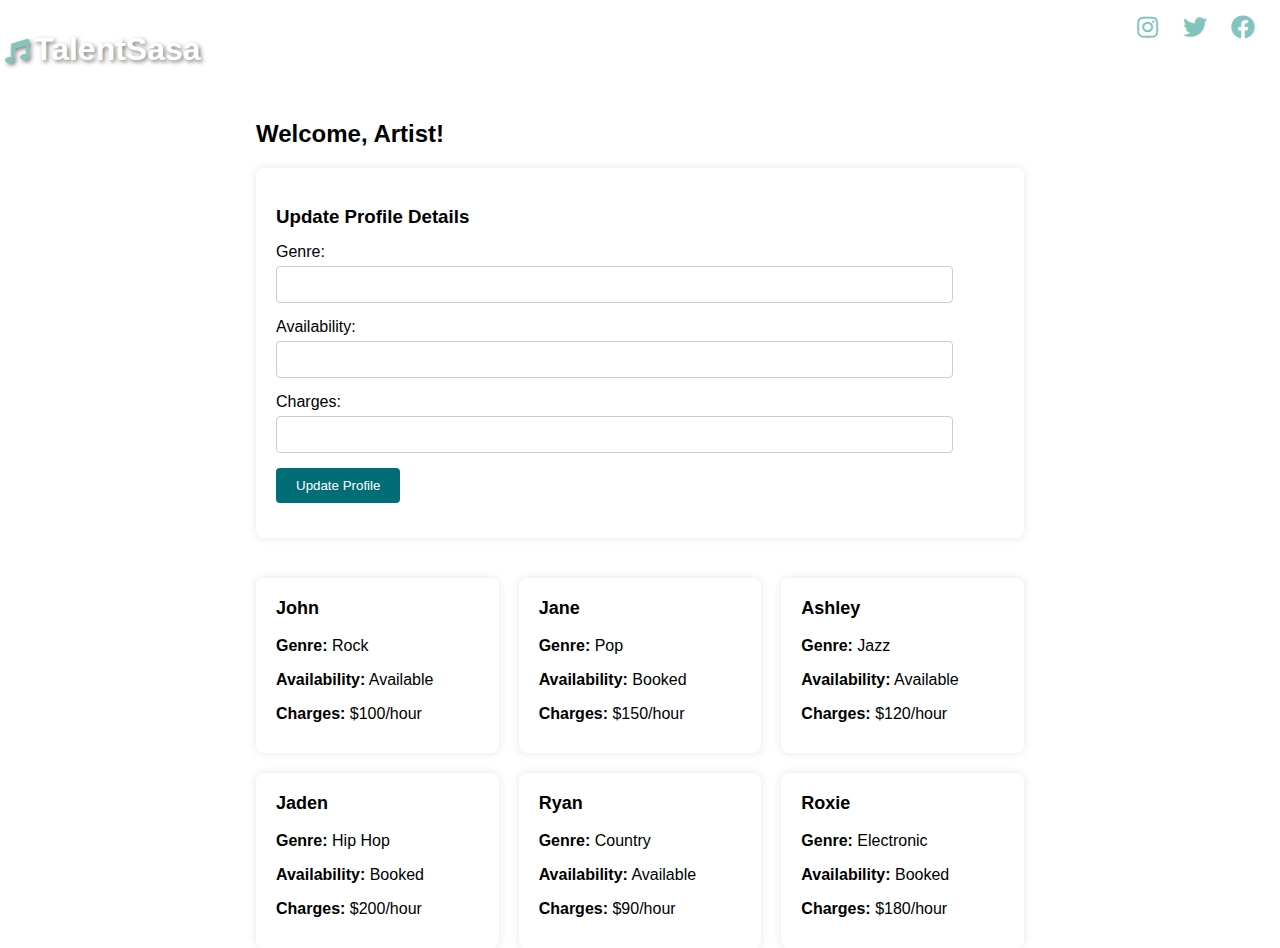
<file: artist.html>
<!DOCTYPE html>
<html lang="en">
  <head>
    <meta charset="UTF-8" />
    <meta name="viewport" content="width=device-width, initial-scale=1.0" />
    <title>Talent Hub - Artist Dashboard</title>
    <link rel="stylesheet" href="artist.css" />
    <link
      rel="stylesheet"
      href="https://cdnjs.cloudflare.com/ajax/libs/font-awesome/5.15.4/css/all.min.css"
    />
  </head>
  <body>
    <header>
      <div class="title">
        <h1>
          <i class="fas fa-music"></i>Talent<span class="color">Sasa</span>
        </h1>
      </div>
      <nav>
        <div class="container">
          <ul></ul>
        </div>
      </nav>
      <div class="social-icons">
        <a href="#" class="social-icon"><i class="fab fa-instagram"></i></a>
        <a href="#" class="social-icon"><i class="fab fa-twitter"></i></a>
        <a href="#" class="social-icon"><i class="fab fa-facebook"></i></a>
      </div>
    </header>
    <main class="container">
      <h2>Welcome, Artist!</h2>
      <div class="profile-form">
        <h3>Update Profile Details</h3>
        <form action="save_profile.php" method="POST">
          <div class="input-group">
            <label for="genre">Genre:</label>
            <input type="text" id="genre" name="genre" required />
          </div>
          <div class="input-group">
            <label for="availability">Availability:</label>
            <input type="text" id="availability" name="availability" required />
          </div>
          <div class="input-group">
            <label for="charges">Charges:</label>
            <input
              type="number"
              id="charges"
              name="charges"
              min="0"
              step="any"
              required
            />
          </div>
          <div class="input-group">
            <button type="submit" class="btn">Update Profile</button>
          </div>
        </form>
      </div>
      <!--<div class="post-content">
        <h3>Post Content</h3>
        <form action="#" method="POST">
          <div class="input-group">
            <label for="content">Content:</label>
            <textarea id="content" name="content" rows="5" required></textarea>
          </div>
          <div class="input-group">
            <button type="submit" class="btn">Post</button>
          </div>
        </form>
      </div>-->
      <div class="artist-profiles">
        <div class="profile-card">
          <h3>John</h3>
          <p><strong>Genre:</strong> Rock</p>
          <p><strong>Availability:</strong> Available</p>
          <p><strong>Charges:</strong> $100/hour</p>
        </div>

        <div class="profile-card">
          <h3>Jane</h3>
          <p><strong>Genre:</strong> Pop</p>
          <p><strong>Availability:</strong> Booked</p>
          <p><strong>Charges:</strong> $150/hour</p>
        </div>

        <div class="profile-card">
          <h3>Ashley</h3>
          <p><strong>Genre:</strong> Jazz</p>
          <p><strong>Availability:</strong> Available</p>
          <p><strong>Charges:</strong> $120/hour</p>
        </div>

        <div class="profile-card">
          <h3>Jaden</h3>
          <p><strong>Genre:</strong> Hip Hop</p>
          <p><strong>Availability:</strong> Booked</p>
          <p><strong>Charges:</strong> $200/hour</p>
        </div>

        <div class="profile-card">
          <h3>Ryan</h3>
          <p><strong>Genre:</strong> Country</p>
          <p><strong>Availability:</strong> Available</p>
          <p><strong>Charges:</strong> $90/hour</p>
        </div>

        <div class="profile-card">
          <h3>Roxie</h3>
          <p><strong>Genre:</strong> Electronic</p>
          <p><strong>Availability:</strong> Booked</p>
          <p><strong>Charges:</strong> $180/hour</p>
        </div>
      </div>
    </main>
  </body>
</html>
</file>
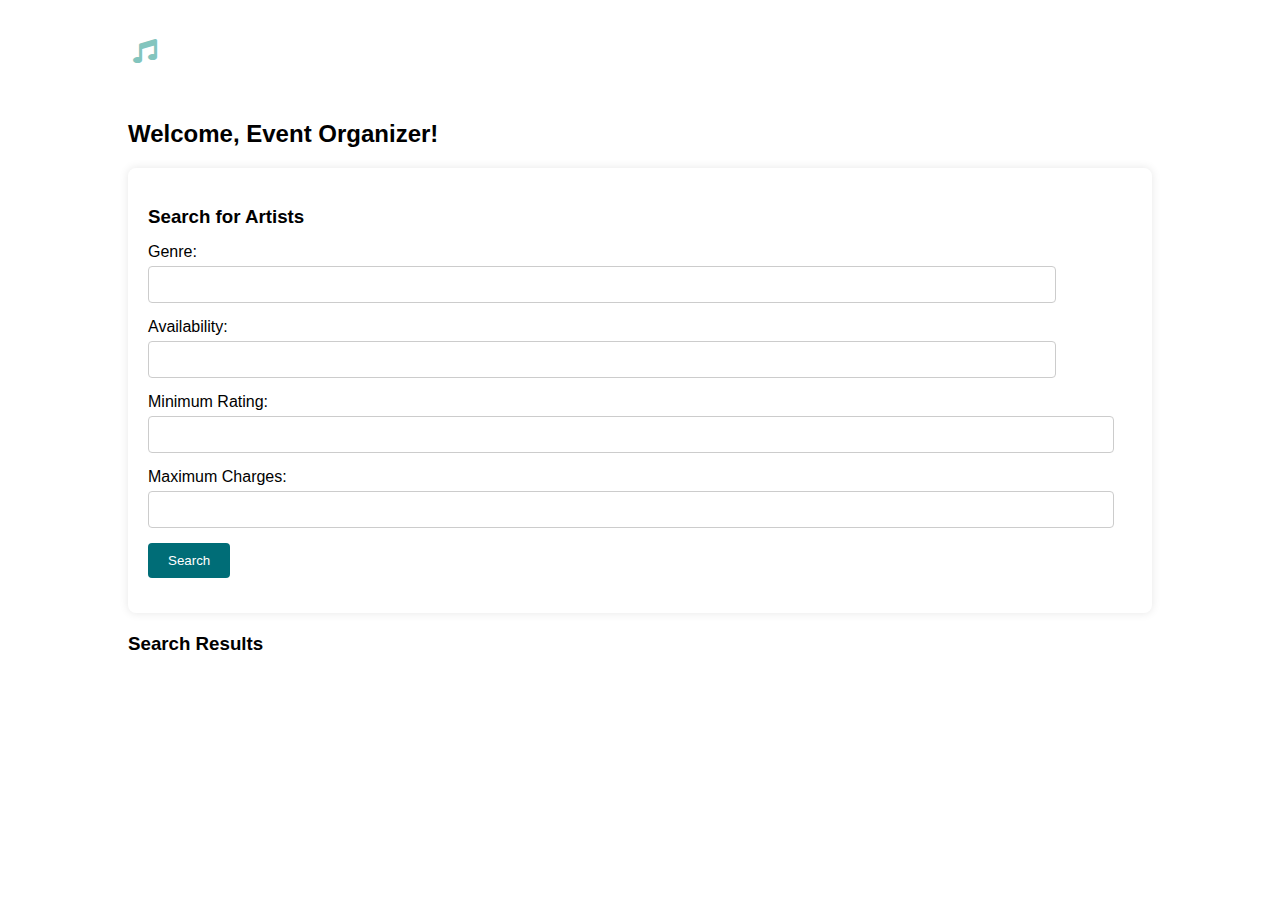
<file: event.html>
<!DOCTYPE html>
<html lang="en">
  <head>
    <meta charset="UTF-8" />
    <meta name="viewport" content="width=device-width, initial-scale=1.0" />
    <title>Talent Hub - Event Organizer Dashboard</title>
    <link rel="stylesheet" href="event.css" />
    <link
      rel="stylesheet"
      href="https://cdnjs.cloudflare.com/ajax/libs/font-awesome/5.15.4/css/all.min.css"
    />
  </head>
  <body>
    <header>
      <nav>
        <div class="container">
          <h1>
            <i class="fas fa-music"></i>Talent<span class="color">Sasa</span>
          </h1>
          <ul></ul>
        </div>
      </nav>
    </header>
    <main class="container">
      <h2>Welcome, Event Organizer!</h2>
      <div class="search-form">
        <h3>Search for Artists</h3>
        <form action="search_artists.php" method="GET">
          <div class="input-group">
            <label for="genre">Genre:</label>
            <input type="text" id="genre" name="genre" />
          </div>
          <div class="input-group">
            <label for="availability">Availability:</label>
            <input type="text" id="availability" name="availability" />
          </div>
          <div class="input-group">
            <label for="rating">Minimum Rating:</label>
            <input type="number" id="rating" name="rating" min="1" max="5" />
          </div>
          <div class="input-group">
            <label for="charges">Maximum Charges:</label>
            <input
              type="number"
              id="charges"
              name="charges"
              min="0"
              step="any"
            />
          </div>
          <div class="input-group">
            <button type="submit" class="btn">Search</button>
          </div>
        </form>
      </div>
      <div class="search-results">
        <h3>Search Results</h3>
        <?php include 'search_artists.php'; ?>
      </div>
    </main>
  </body>
</html>
</file>
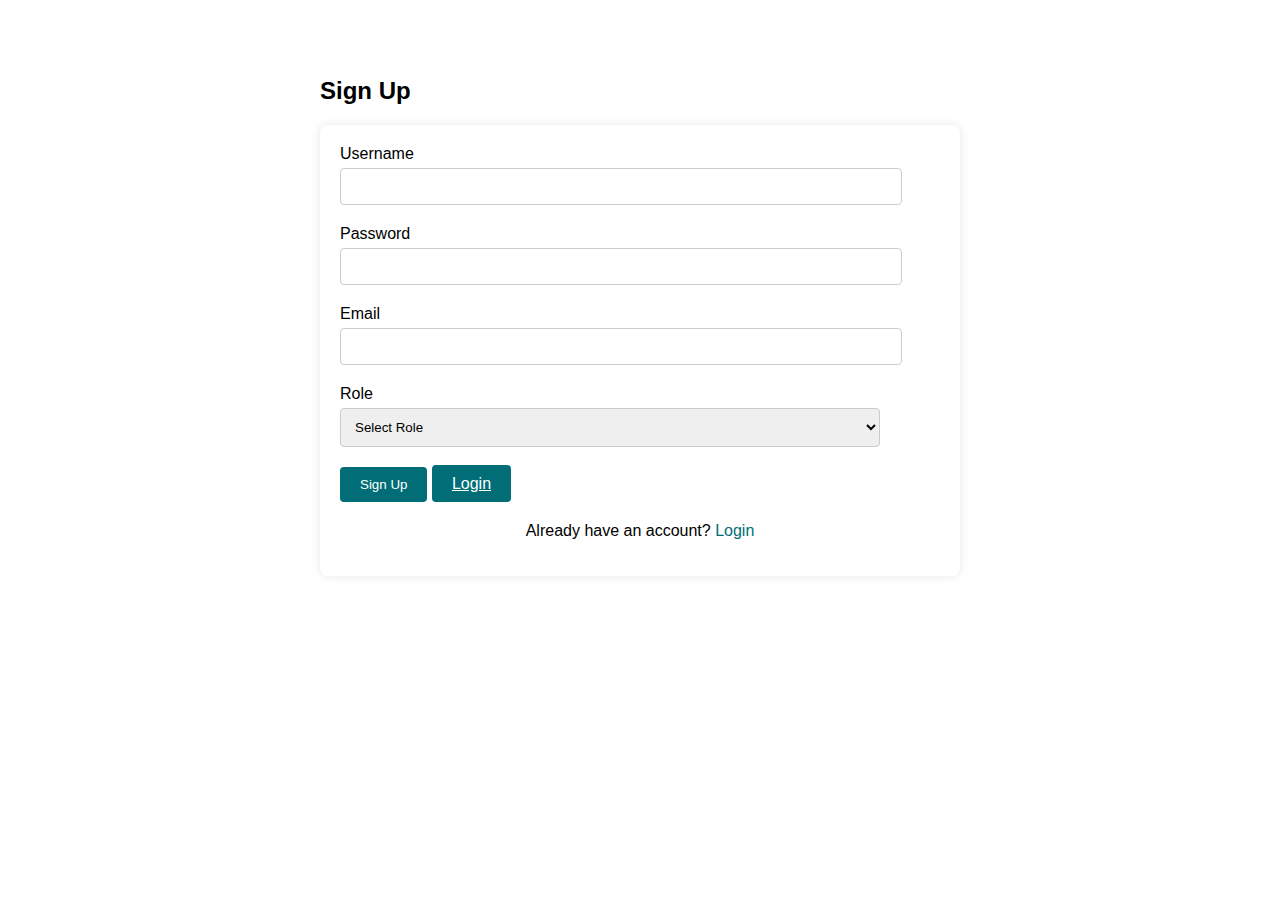
<file: signup.html>
<!DOCTYPE html>
<html lang="en">
  <head>
    <meta charset="UTF-8" />
    <meta name="viewport" content="width=device-width, initial-scale=1.0" />
    <title>TalentSasa - Sign Up</title>
    <link rel="stylesheet" href="signup.css" />
    <link
      rel="stylesheet"
      href="https://cdnjs.cloudflare.com/ajax/libs/font-awesome/5.15.4/css/all.min.css"
    />
  </head>
  <body>
    <header>
      <nav>
        <div class="container">
          <h1>
            <i class="fas fa-music"></i>Talent<span class="color">Sasa</span>
          </h1>
        </div>
      </nav>
    </header>
    <main class="container">
      <h2>Sign Up</h2>
      <form action="signup.php" method="POST" class="signup-form">
        <div class="input-group">
          <label for="username">Username</label>
          <input type="text" id="username" name="username" required />
        </div>
        <div class="input-group">
          <label for="password">Password</label>
          <input type="password" id="password" name="password" required />
        </div>
        <div class="input-group">
          <label for="email">Email</label>
          <input type="email" id="email" name="email" required />
        </div>
        <div class="input-group">
          <label for="role">Role</label>
          <select id="role" name="role" required>
            <option value="">Select Role</option>
            <option value="artist">Artist</option>
            <option value="organizer">Event Organizer</option>
          </select>
        </div>
        <div class="input-group">
          <button type="submit" class="btn">Sign Up</button>
          <a href="index.html" class="btn">Login</a>
        </div>
        <p class="login-link">
          Already have an account? <a href="login.html">Login</a>
        </p>
      </form>
    </main>
  </body>
</html>
</file>
<file: artist.css>
body {
  font-family: Arial, sans-serif;
  background-image: url("https://source.unsplash.com/featured/?concert");
  background-size: cover;
  background-position: center;
  margin: 0;
  padding: 0;
}

.title {
  color: #fff;
  font-size: 1rem;
  text-shadow: 2px 2px 4px rgba(0, 0, 0, 0.5);
}

i {
  color: #83c5be;
  font-size: 24px;
  padding: 5px;
}
.container {
  width: 60%;
  margin: 0 auto;
  padding: 0 20px;
}

header {
  color: #fff;
  padding: 10px 0;
}

nav ul {
  list-style-type: none;
  padding: 0;
  margin: 0;
}

nav ul li {
  display: inline;
  margin-right: 20px;
}

nav ul li:last-child {
  margin-right: 0;
}

nav ul li a {
  color: #fff;
  text-decoration: none;
}

main {
  padding-top: 20px;
}

.social-icons {
  position: absolute;
  top: 10px;
  right: 20px;
}

.social-icons .social-icon {
  color: #fff;
  font-size: 24px;
  margin-left: 10px;
}

.social-icons .social-icon:hover {
  color: #83c5be;
}

.profile-form,
.post-content {
  background: rgba(255, 255, 255, 0.2);
  padding: 20px;
  border-radius: 8px;
  box-shadow: 0 0 10px rgba(0, 0, 0, 0.1);
  margin-bottom: 20px;
}

.profile-form h3,
.post-content h3 {
  margin-bottom: 15px;
}

.input-group {
  margin-bottom: 15px;
}

.input-group label {
  display: block;
  margin-bottom: 5px;
}

.input-group input,
.input-group textarea {
  width: 90%;
  padding: 10px;
  border-radius: 4px;
  border: 1px solid #ccc;
}

.btn {
  background-color: #006d77;
  color: #fff;
  border: none;
  padding: 10px 20px;
  border-radius: 4px;
  cursor: pointer;
}

.btn:hover {
  background-color: #83c5be;
}

.artist-profiles {
  display: grid;
  grid-template-columns: repeat(3, 1fr); /* Adjust as needed */
  gap: 20px;
  margin-top: 40px;
}

.profile-card {
  background-color: #fff;
  padding: 20px;
  border-radius: 8px;
  box-shadow: 0 0 10px rgba(0, 0, 0, 0.1);
}

.profile-card h3 {
  margin-top: 0;
  font-size: 18px;
}

.profile-card p {
  margin-bottom: 10px;
}
</file>
<file: event.css>
body {
  font-family: Arial, sans-serif;
  background-image: url("https://source.unsplash.com/featured/?concert");
  background-size: cover;
  background-position: center;
  margin: 0;
  padding: 0;
}

.container {
  width: 80%;
  margin: 0 auto;
  padding: 0 20px;
}

header {
  color: #fff;
  padding: 10px 0;
}

i {
  color: #83c5be;
  font-size: 24px;
  padding: 5px;
}
nav ul {
  list-style-type: none;
  padding: 0;
  margin: 0;
}

nav ul li {
  display: inline;
  margin-right: 20px;
}

nav ul li:last-child {
  margin-right: 0;
}

nav ul li a {
  color: #fff;
  text-decoration: none;
}

main {
  padding-top: 20px;
}

.search-form {
  background-color: #fff;
  padding: 20px;
  border-radius: 8px;
  box-shadow: 0 0 10px rgba(0, 0, 0, 0.1);
}

.search-form h3 {
  margin-bottom: 15px;
}

.input-group {
  margin-bottom: 15px;
}

.input-group label {
  display: block;
  margin-bottom: 5px;
}

.input-group input {
  width: 90%;
  padding: 10px;
  border-radius: 4px;
  border: 1px solid #ccc;
}

.input-group input[type="number"] {
  width: calc(100% - 40px);
}

.btn {
  background-color: #006d77;
  color: #fff;
  border: none;
  padding: 10px 20px;
  border-radius: 4px;
  cursor: pointer;
}

.btn:hover {
  background-color: #83c5be;
}

.search-results {
  margin-top: 20px;
}

.artist-card {
  background-color: #fff;
  padding: 20px;
  border-radius: 8px;
  box-shadow: 0 0 10px rgba(0, 0, 0, 0.1);
  margin-bottom: 20px;
}

.artist-card h4 {
  margin-bottom: 10px;
}

.artist-card p {
  margin-bottom: 5px;
}
</file>
<file: signup.css>
body {
  font-family: Arial, sans-serif;
  background-image: url("https://source.unsplash.com/featured/?concert");
  background-size: cover;
  background-position: center;
  margin: 0;
  padding: 0;
}

.container {
  width: 50%;
  margin: 0 auto;
  padding: 0 20px;
}

header {
  color: #fff;
  padding: 10px 0;
}

nav {
  text-align: center;
}

nav h1 {
  margin: 0;
}

main {
  padding-top: 20px;
}

.signup-form {
  background-color: #fff;
  padding: 20px;
  border-radius: 8px;
  box-shadow: 0 0 10px rgba(0, 0, 0, 0.1);
}

.signup-form h2 {
  margin-bottom: 20px;
}

.input-group {
  margin-bottom: 20px;
}

.input-group label {
  display: block;
  margin-bottom: 5px;
}

.input-group input,
.input-group select {
  width: 90%;
  padding: 10px;
  border-radius: 4px;
  border: 1px solid #ccc;
}

.btn {
  background-color: #006d77;
  color: #fff;
  border: none;
  padding: 10px 20px;
  border-radius: 4px;
  cursor: pointer;
}

.btn:hover {
  background-color: #83c5be;
}

.login-link {
  margin-top: 15px;
  text-align: center;
}

.login-link a {
  color: #006d77;
  text-decoration: none;
}

.login-link a:hover {
  text-decoration: underline;
}
</file>
